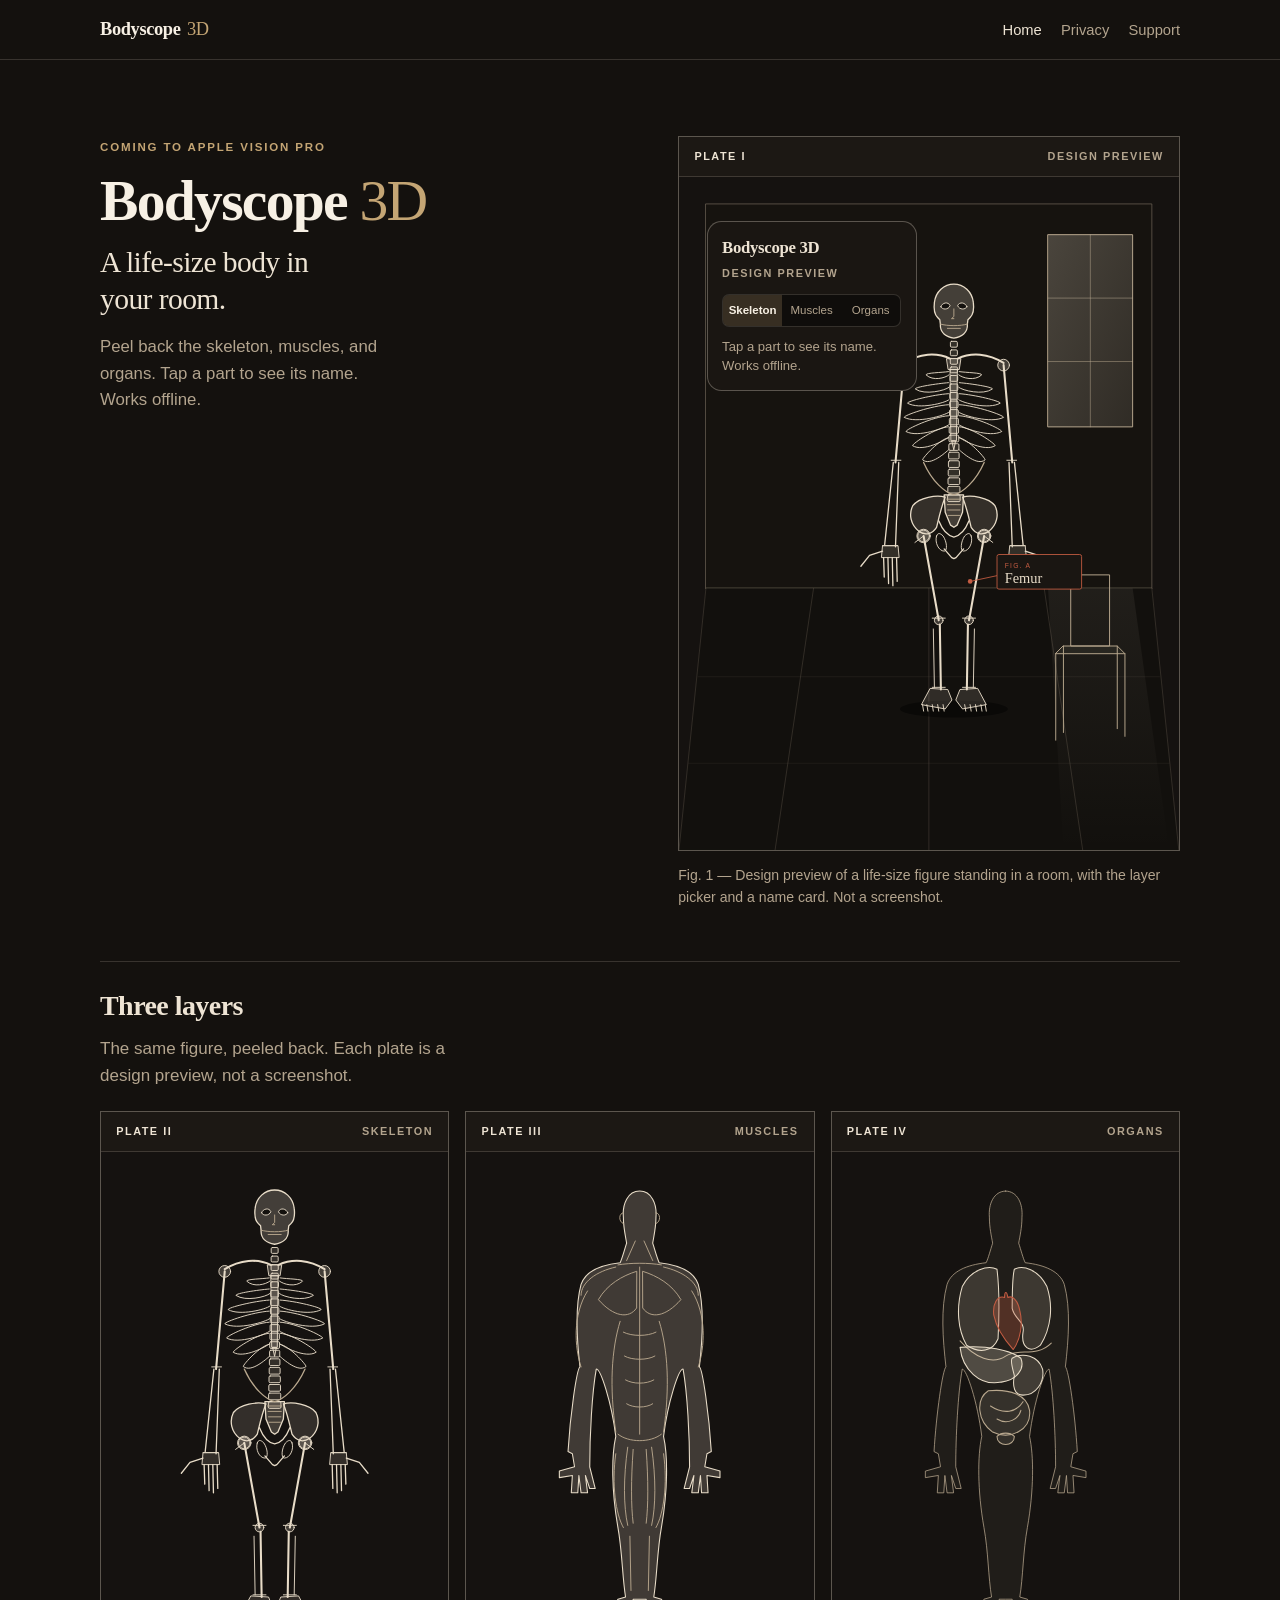
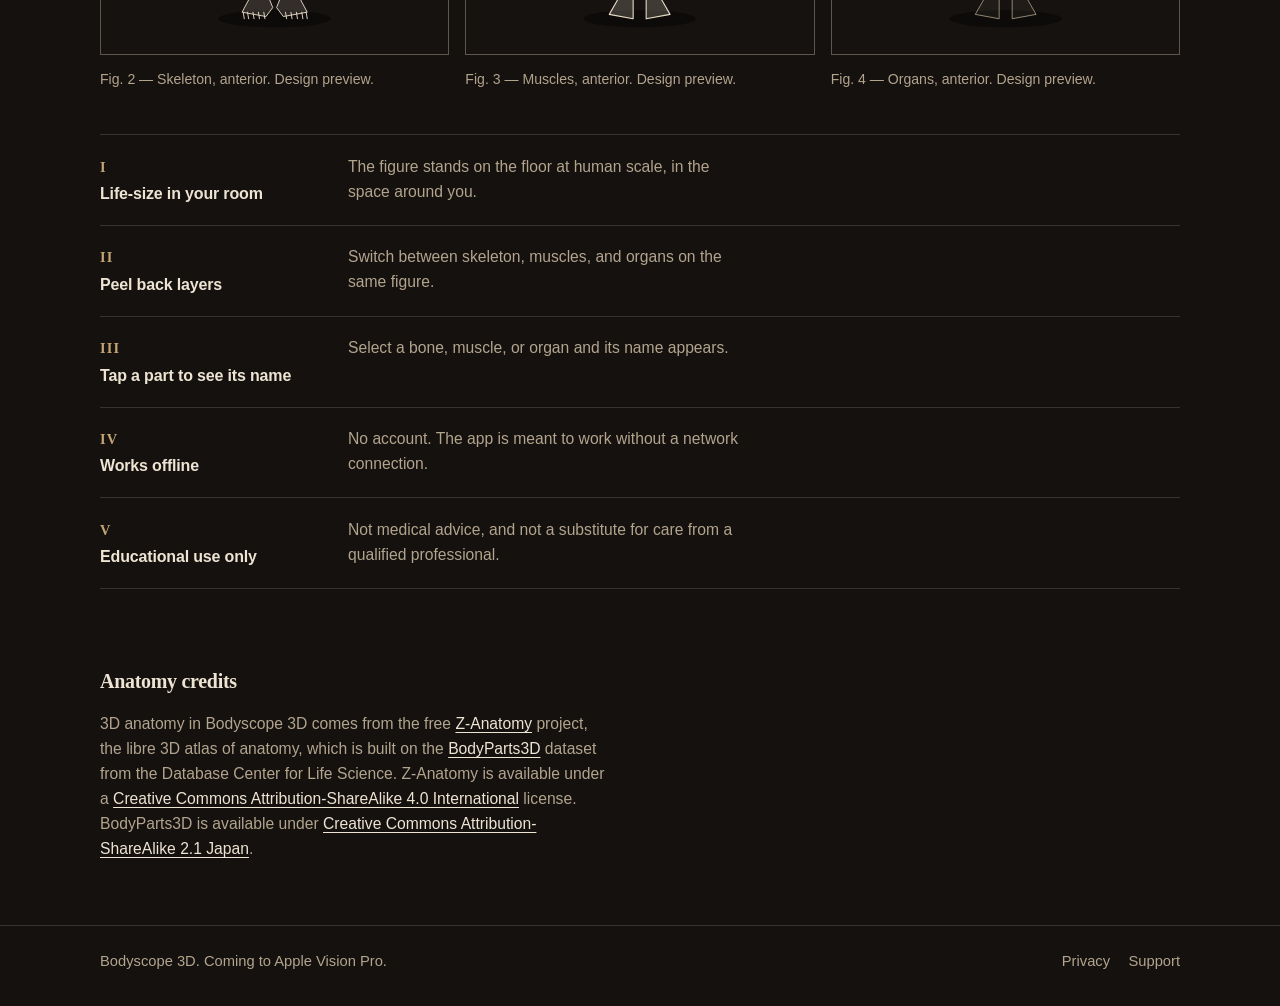
<file: index.html>
<!DOCTYPE html>
<html lang="en">
<head>
  <meta charset="utf-8">
  <meta name="viewport" content="width=device-width, initial-scale=1">
  <title>Bodyscope 3D</title>
  <meta name="description" content="A life-size 3D human body in your room, on Apple Vision Pro. Peel back skeleton, muscles, and organs. Tap a part to see its name. Educational use only. Coming to Apple Vision Pro.">
  <meta name="theme-color" content="#14110e">
  <link rel="icon" href="assets/favicon.svg" type="image/svg+xml">
  <link rel="stylesheet" href="styles.css">
</head>

<body>
  <a class="skip" href="#main">Skip to content</a>

  <header class="site-header">
    <nav class="nav" aria-label="Primary">
      <a class="brand" href="./" aria-current="page">Bodyscope <em>3D</em></a>
      <ul class="nav-links">
        <li><a href="./" aria-current="page">Home</a></li>
        <li><a href="privacy.html">Privacy</a></li>
        <li><a href="support.html">Support</a></li>
      </ul>
    </nav>
  </header>

  <main id="main">
    <section class="hero">
      <div class="wrap hero-inner">
        <div class="hero-copy">
          <p class="kicker">Coming to Apple Vision Pro</p>
          <p class="wordmark">Bodyscope <em>3D</em></p>
          <h1>A life-size body in your room.</h1>
          <p class="lede">Peel back the skeleton, muscles, and organs. Tap a part to see its name. <span class="end">Works offline.</span></p>
        </div>

        <div>
          <figure class="plate">
            <div class="plate-head">
              <strong>Plate I</strong>
              <span>Design preview</span>
            </div>
            <div class="plate-stage">
            <div class="spatial-window">
              <p class="sw-title">Bodyscope 3D</p>
              <p class="sw-kicker">Design preview</p>
              <div class="sw-picker" role="group" aria-label="Layer picker, design preview">
                <span class="is-on">Skeleton</span>
                <span>Muscles</span>
                <span>Organs</span>
              </div>
              <p class="sw-note">Tap a part to see its name. Works offline.</p>
            </div>
              <svg class="plate-svg" viewBox="0 0 520 700" xmlns="http://www.w3.org/2000/svg" role="img" aria-labelledby="fig1-title fig1-desc">
      <title id="fig1-title">Design preview of Bodyscope 3D</title>
      <desc id="fig1-desc">A drawn preview of a life-size skeleton standing in a room, with a name card on the femur. Not a screenshot. The layer picker is shown beside this drawing.</desc>
      <defs>
      <linearGradient id="windowGlow" x1="0" y1="0" x2="1" y2="1">
        <stop offset="0" stop-color="#e8dcc8" stop-opacity="0.16"/>
        <stop offset="1" stop-color="#e8dcc8" stop-opacity="0.02"/>
      </linearGradient>
      <linearGradient id="floorLight" x1="0" y1="0" x2="0" y2="1">
        <stop offset="0" stop-color="#e8dcc8" stop-opacity="0.07"/>
        <stop offset="1" stop-color="#e8dcc8" stop-opacity="0"/>
      </linearGradient>
    </defs>
      <g id="room" fill="none" stroke="#6e6356" stroke-linecap="round" stroke-linejoin="round">
      <rect x="28" y="28" width="464" height="400" fill="#16130f" stroke="#6e6356" stroke-width="0.75"/>
      <g>
        <rect x="384" y="60" width="88" height="200" fill="rgba(232, 220, 200, 0.10)" stroke="#b9a88e" stroke-width="1"/>
        <line x1="428" y1="60" x2="428" y2="260" stroke="#b9a88e" stroke-width="0.7" opacity="0.7"/>
        <line x1="384" y1="126" x2="472" y2="126" stroke="#b9a88e" stroke-width="0.7" opacity="0.7"/>
        <line x1="384" y1="192" x2="472" y2="192" stroke="#b9a88e" stroke-width="0.7" opacity="0.7"/>
        <rect x="384" y="60" width="88" height="200" fill="url(#windowGlow)" stroke="none"/>
      </g>
      <line x1="28" y1="428" x2="492" y2="428" stroke="#6e6356" stroke-width="1.1"/>
      <path d="M28,428 L492,428 L520,700 L0,700 Z" fill="#12100d" stroke="none"/>
      <g stroke="#6e6356" stroke-width="0.55" opacity="0.65">
        <path d="M28,428 L0,700"/>
        <path d="M492,428 L520,700"/>
        <path d="M140,428 L100,700"/>
        <path d="M260,428 L260,700"/>
        <path d="M380,428 L420,700"/>
        <path d="M20,520 L500,520" opacity="0.45"/>
        <path d="M10,610 L510,610" opacity="0.4"/>
      </g>
      <path d="M384,428 L472,428 L510,700 L400,700 Z" fill="url(#floorLight)" stroke="none"/>
      <g stroke="#b9a88e" stroke-width="1" fill="none">
        <path d="M400,488 L456,488 L464,496 L392,496 Z" fill="rgba(232, 220, 200, 0.05)"/>
        <path d="M408,414 L448,414 L448,488 L408,488 Z"/>
        <path d="M400,488 L400,578"/>
        <path d="M456,488 L456,574"/>
        <path d="M392,496 L392,586"/>
        <path d="M464,496 L464,582"/>
      </g>
    </g>
      <ellipse cx="286" cy="553.5" rx="56.2" ry="9.0" fill="rgba(0,0,0,0.45)" stroke="none"/>
      <g id="hero-skel" fill="none" stroke="#e8dcc8" stroke-linecap="round" stroke-linejoin="round">
      <path d="M286.00,111.38 C275.88,111.38 266.88,119.25 265.75,130.50 C264.62,139.50 266.88,144.00 269.12,146.25 L271.38,148.50 L271.94,153.00 C271.38,162.00 278.12,166.50 286.00,167.62 C293.88,166.50 300.62,162.00 300.06,153.00 L300.62,148.50 L302.88,146.25 C305.12,144.00 307.38,139.50 306.25,130.50 C305.12,119.25 296.12,111.38 286.00,111.38 Z" fill="rgba(232, 220, 200, 0.22)" stroke-width="1.35"/>
      <path d="M271.94,153.00 C279.25,155.25 292.75,155.25 300.06,153.00" stroke-width="0.96" stroke="#b9a88e"/>
      <path d="M279.25,157.50 L292.75,157.50" stroke-width="0.96" stroke="#b9a88e"/>
      <path d="M272.50,135.00 C273.62,130.50 280.38,129.38 282.06,133.88 C280.38,138.38 273.62,138.38 272.50,135.00 Z" fill="#14110e" stroke-width="0.96"/>
      <path d="M299.50,135.00 C298.38,130.50 291.62,129.38 289.94,133.88 C291.62,138.38 298.38,138.38 299.50,135.00 Z" fill="#14110e" stroke-width="0.96"/>
      <path d="M286.00,137.25 L286.00,145.12 L283.52,147.38 L286.00,147.38" stroke-width="0.96" stroke="#b9a88e"/>
      <g fill="rgba(232, 220, 200, 0.14)" stroke-width="0.96">
      <rect x="282.40" y="171.00" width="7.20" height="6.08" rx="1.24"/>
      <rect x="282.35" y="179.88" width="7.30" height="6.08" rx="1.24"/>
      <rect x="282.27" y="188.75" width="7.47" height="6.08" rx="1.24"/>
      <rect x="282.16" y="197.62" width="7.68" height="6.08" rx="1.24"/>
      <rect x="282.04" y="206.50" width="7.91" height="6.08" rx="1.24"/>
      <rect x="281.91" y="215.38" width="8.17" height="6.98" rx="1.24"/>
      <rect x="281.77" y="224.25" width="8.46" height="6.98" rx="1.24"/>
      <rect x="281.62" y="233.12" width="8.76" height="6.98" rx="1.24"/>
      <rect x="281.46" y="242.00" width="9.08" height="6.98" rx="1.24"/>
      <rect x="281.29" y="250.88" width="9.42" height="6.98" rx="1.24"/>
      <rect x="281.12" y="259.75" width="9.77" height="6.98" rx="1.24"/>
      <rect x="280.93" y="268.62" width="10.14" height="6.98" rx="1.24"/>
      <rect x="280.74" y="277.50" width="10.52" height="6.98" rx="1.24"/>
      <rect x="280.55" y="286.38" width="10.91" height="6.98" rx="1.24"/>
      <rect x="280.34" y="295.25" width="11.31" height="6.98" rx="1.24"/>
      <rect x="280.13" y="304.12" width="11.73" height="6.98" rx="1.24"/>
      <rect x="279.92" y="313.00" width="12.16" height="6.98" rx="1.24"/>
      <rect x="279.70" y="321.88" width="12.60" height="6.98" rx="1.24"/>
      <rect x="279.48" y="330.75" width="13.05" height="6.98" rx="1.24"/>
      </g>
      <path d="M275.88,330.75 L296.12,330.75 L295.00,348.75 L289.38,362.25 L286.00,364.50 L282.62,362.25 L277.00,348.75 Z" fill="rgba(232, 220, 200, 0.22)" stroke-width="1.35"/>
      <g stroke-width="0.96" stroke="#b9a88e">
      <path d="M278.69,335.25 L293.31,335.25"/>
      <path d="M279.14,340.88 L292.86,340.88"/>
      <path d="M279.59,346.50 L292.41,346.50"/>
      <path d="M280.04,352.12 L291.96,352.12"/>
      </g>
      <path d="M282.06,189.00 C268.00,182.25 250.00,183.38 234.25,193.50" stroke-width="2.14"/>
      <path d="M289.94,189.00 C304.00,182.25 322.00,183.38 337.75,193.50" stroke-width="2.14"/>
      <path d="M278.69,189.00 L293.31,189.00 L291.62,200.25 L280.38,200.25 Z" fill="rgba(232, 220, 200, 0.22)" stroke-width="0.96"/>
      <path d="M282.40,200.25 L289.60,200.25 L288.70,274.50 L283.30,274.50 Z" fill="rgba(232, 220, 200, 0.22)" stroke-width="0.96"/>
      <path d="M284.20,274.50 L287.80,274.50 L286.00,283.50 Z" fill="rgba(232, 220, 200, 0.14)" stroke-width="0.96"/>
      <g stroke-width="0.96">
      <path d="M280.38,202.50 C272.96,203.62 257.03,203.62 257.03,205.88 C264.27,212.62 277.00,209.25 280.94,205.88"/>
      <path d="M291.62,202.50 C299.04,203.62 314.97,203.62 314.97,205.88 C307.73,212.62 295.00,209.25 291.06,205.88"/>
      <path d="M280.38,213.98 C267.94,215.10 245.87,218.36 245.87,220.61 C255.91,227.36 277.00,222.19 280.94,218.81"/>
      <path d="M291.62,213.98 C304.06,215.10 326.13,218.36 326.13,220.61 C316.09,227.36 295.00,222.19 291.06,218.81"/>
      <path d="M280.38,225.45 C264.30,226.57 237.77,233.10 237.77,235.35 C249.83,242.10 277.00,235.12 280.94,231.75"/>
      <path d="M291.62,225.45 C307.70,226.57 334.23,233.10 334.23,235.35 C322.17,242.10 295.00,235.12 291.06,231.75"/>
      <path d="M280.38,236.92 C262.74,238.05 234.31,247.84 234.31,250.09 C247.23,256.84 277.00,248.06 280.94,244.69"/>
      <path d="M291.62,236.92 C309.26,238.05 337.69,247.84 337.69,250.09 C324.77,256.84 295.00,248.06 291.06,244.69"/>
      <path d="M280.38,248.40 C263.59,249.53 236.19,262.58 236.19,264.83 C248.64,271.58 277.00,261.00 280.94,257.62"/>
      <path d="M291.62,248.40 C308.41,249.53 335.81,262.58 335.81,264.83 C323.36,271.58 295.00,261.00 291.06,257.62"/>
      <path d="M280.38,259.88 C266.67,261.00 243.03,277.31 243.03,279.56 C253.78,286.31 277.00,273.94 280.94,270.56"/>
      <path d="M291.62,259.88 C305.33,261.00 328.97,277.31 328.97,279.56 C318.22,286.31 295.00,273.94 291.06,270.56"/>
      <path d="M280.38,271.35 C271.37,272.48 253.48,292.05 253.48,294.30 C261.61,301.05 277.00,286.88 280.94,283.50"/>
      <path d="M291.62,271.35 C300.63,272.48 318.52,292.05 318.52,294.30 C310.39,301.05 295.00,286.88 291.06,283.50"/>
      </g>
      <path d="M254.50,297.00 C263.50,317.25 277.00,328.50 286.00,330.75 C295.00,328.50 308.50,317.25 317.50,297.00" stroke-width="1.35" stroke="#b9a88e"/>
      <path d="M277.00,333.00 C268.00,330.75 250.00,333.00 243.25,342.00 C238.75,351.00 241.00,362.25 250.00,369.00 C256.75,373.50 263.50,371.25 268.00,364.50 C270.25,355.50 272.50,344.25 277.00,333.00 Z" fill="rgba(232, 220, 200, 0.14)" stroke-width="1.35"/>
      <path d="M295.00,333.00 C304.00,330.75 322.00,333.00 328.75,342.00 C333.25,351.00 331.00,362.25 322.00,369.00 C315.25,373.50 308.50,371.25 304.00,364.50 C301.75,355.50 299.50,344.25 295.00,333.00 Z" fill="rgba(232, 220, 200, 0.14)" stroke-width="1.35"/>
      <path d="M270.25,357.75 C274.75,369.00 280.38,373.50 286.00,374.62 C291.62,373.50 297.25,369.00 301.75,357.75" stroke-width="1.35"/>
      <path d="M268.00,373.50 C265.75,380.25 270.25,389.25 275.88,389.25 C279.25,389.25 279.25,380.25 274.75,373.50 C271.38,370.12 269.12,370.12 268.00,373.50 Z" fill="#14110e" stroke-width="0.96"/>
      <path d="M304.00,373.50 C306.25,380.25 301.75,389.25 296.12,389.25 C292.75,389.25 292.75,380.25 297.25,373.50 C300.62,370.12 302.88,370.12 304.00,373.50 Z" fill="#14110e" stroke-width="0.96"/>
      <path d="M275.88,387.00 L283.75,396.00 L286.00,397.12 L288.25,396.00 L296.12,387.00" stroke-width="1.35"/>
      <circle cx="254.50" cy="373.50" r="6.98" fill="rgba(232, 220, 200, 0.14)" stroke-width="0.96"/>
      <circle cx="317.50" cy="373.50" r="6.98" fill="rgba(232, 220, 200, 0.14)" stroke-width="0.96"/>
      <circle cx="234.25" cy="195.75" r="6.08" fill="rgba(232, 220, 200, 0.22)" stroke-width="0.96"/>
      <circle cx="337.75" cy="195.75" r="6.08" fill="rgba(232, 220, 200, 0.22)" stroke-width="0.96"/>
      <path d="M234.25,195.75 L225.25,297.00" stroke-width="2.14"/>
      <path d="M337.75,195.75 L346.75,297.00" stroke-width="2.14"/>
      <path d="M230.88,294.75 L220.75,294.75" stroke-width="0.96"/>
      <path d="M341.12,294.75 L351.25,294.75" stroke-width="0.96"/>
      <path d="M223.00,297.00 L214.00,382.50" stroke-width="1.35"/>
      <path d="M228.62,297.00 L225.25,384.75" stroke-width="1.35"/>
      <path d="M349.00,297.00 L358.00,382.50" stroke-width="1.35"/>
      <path d="M343.38,297.00 L346.75,384.75" stroke-width="1.35"/>
      <path d="M227.50,383.62 L211.75,383.62" stroke-width="0.96"/>
      <path d="M344.50,383.62 L360.25,383.62" stroke-width="0.96"/>
      <path d="M227.50,383.62 L211.75,383.62 L210.62,396.00 L228.62,396.00 Z" fill="rgba(232, 220, 200, 0.14)" stroke-width="0.96"/>
      <path d="M344.50,383.62 L360.25,383.62 L361.38,396.00 L343.38,396.00 Z" fill="rgba(232, 220, 200, 0.14)" stroke-width="0.96"/>
      <g stroke-width="1.35">
      <path d="M226.38,396.00 L227.05,420.75"/>
      <path d="M221.88,396.00 L222.55,425.25"/>
      <path d="M217.38,396.00 L218.05,423.00"/>
      <path d="M212.88,396.00 L213.55,416.25"/>
      <path d="M345.62,396.00 L346.30,420.75"/>
      <path d="M350.12,396.00 L350.80,425.25"/>
      <path d="M354.62,396.00 L355.30,423.00"/>
      <path d="M359.12,396.00 L359.80,416.25"/>
      </g>
      <path d="M211.75,389.25 L198.25,393.75 L189.25,405.00" stroke-width="1.35"/>
      <path d="M360.25,389.25 L373.75,393.75 L382.75,405.00" stroke-width="1.35"/>
      <circle cx="254.50" cy="373.50" r="6.08" fill="rgba(232, 220, 200, 0.22)" stroke-width="0.96"/>
      <circle cx="317.50" cy="373.50" r="6.08" fill="rgba(232, 220, 200, 0.22)" stroke-width="0.96"/>
      <path d="M254.50,373.50 L270.25,461.25" stroke-width="2.14"/>
      <path d="M317.50,373.50 L301.75,461.25" stroke-width="2.14"/>
      <path d="M254.50,373.50 L245.50,380.25" stroke-width="0.96"/>
      <path d="M317.50,373.50 L326.50,380.25" stroke-width="0.96"/>
      <path d="M277.00,459.00 L263.50,459.00" stroke-width="0.96"/>
      <path d="M295.00,459.00 L308.50,459.00" stroke-width="0.96"/>
      <circle cx="270.25" cy="461.25" r="4.50" fill="rgba(232, 220, 200, 0.22)" stroke-width="0.96"/>
      <circle cx="301.75" cy="461.25" r="4.50" fill="rgba(232, 220, 200, 0.22)" stroke-width="0.96"/>
      <path d="M271.38,465.75 L272.50,533.25" stroke-width="2.14"/>
      <path d="M300.62,465.75 L299.50,533.25" stroke-width="2.14"/>
      <path d="M264.62,470.25 L265.75,531.00" stroke-width="0.96"/>
      <path d="M307.38,470.25 L306.25,531.00" stroke-width="0.96"/>
      <path d="M277.00,531.00 L263.50,531.00" stroke-width="0.96"/>
      <path d="M295.00,531.00 L308.50,531.00" stroke-width="0.96"/>
      <path d="M279.25,533.25 L261.25,532.12 L252.25,549.00 L277.00,553.50 L283.75,544.50 Z" fill="rgba(232, 220, 200, 0.14)" stroke-width="0.96"/>
      <path d="M292.75,533.25 L310.75,532.12 L319.75,549.00 L295.00,553.50 L288.25,544.50 Z" fill="rgba(232, 220, 200, 0.14)" stroke-width="0.96"/>
      <g stroke-width="0.96">
      <path d="M274.75,549.00 L275.88,555.75"/>
      <path d="M269.12,549.00 L270.25,555.75"/>
      <path d="M263.50,549.00 L264.62,555.75"/>
      <path d="M257.88,549.00 L259.00,555.75"/>
      <path d="M253.38,549.00 L254.50,555.75"/>
      <path d="M297.25,549.00 L298.38,555.75"/>
      <path d="M302.88,549.00 L304.00,555.75"/>
      <path d="M308.50,549.00 L309.62,555.75"/>
      <path d="M314.12,549.00 L315.25,555.75"/>
      <path d="M318.62,549.00 L319.75,555.75"/>
      </g>
    </g>
      <g id="name-card">
      <path d="M302.9,420.8 L330.9,414.8" fill="none" stroke="#c45c42" stroke-width="0.9"/>
      <circle cx="302.9" cy="420.8" r="2.4" fill="#c45c42"/>
      <rect x="330.9" y="392.8" width="88" height="36" rx="2" fill="#1a1612" stroke="#c45c42" stroke-width="0.9"/>
      <text x="338.9" y="406.8" fill="#c45c42" font-family="Avenir Next, Avenir, Segoe UI, Helvetica Neue, sans-serif" font-size="7" letter-spacing="1.3">FIG. A</text>
      <text x="338.9" y="422.8" fill="#e8dcc8" font-family="Iowan Old Style, Palatino Linotype, Palatino, Georgia, serif" font-size="15">Femur</text>
    </g>
    </svg>
            </div>
          </figure>
          <p class="caption">Fig. 1 — Design preview of a life-size figure standing in a room, with the layer picker and a name card. Not a screenshot.</p>
        </div>
      </div>
    </section>

    <section class="matter" id="layers" aria-labelledby="layers-title">
      <div class="wrap">
        <div class="matter-head">
          <h2 id="layers-title">Three layers</h2>
          <p>The same figure, peeled back. Each plate is a design preview, not a screenshot.</p>
        </div>

        <div class="figure-row">
          <div>
            <figure class="plate mini-plate">
              <div class="plate-head">
                <strong>Plate II</strong>
                <span>Skeleton</span>
              </div>
              <svg class="plate-svg" viewBox="0 0 360 520" xmlns="http://www.w3.org/2000/svg" role="img" aria-label="Design preview: Skeleton layer, anterior view. Not a screenshot.">
      <ellipse cx="180" cy="483.8" rx="58.5" ry="9.0" fill="rgba(0,0,0,0.4)" stroke="none"/>
      <g id="p-skeleton" fill="none" stroke="#e8dcc8" stroke-linecap="round" stroke-linejoin="round">
      <path d="M180.00,39.38 C169.88,39.38 160.88,47.25 159.75,58.50 C158.62,67.50 160.88,72.00 163.12,74.25 L165.38,76.50 L165.94,81.00 C165.38,90.00 172.12,94.50 180.00,95.62 C187.88,94.50 194.62,90.00 194.06,81.00 L194.62,76.50 L196.88,74.25 C199.12,72.00 201.38,67.50 200.25,58.50 C199.12,47.25 190.12,39.38 180.00,39.38 Z" fill="rgba(232, 220, 200, 0.22)" stroke-width="1.35"/>
      <path d="M165.94,81.00 C173.25,83.25 186.75,83.25 194.06,81.00" stroke-width="0.96" stroke="#b9a88e"/>
      <path d="M173.25,85.50 L186.75,85.50" stroke-width="0.96" stroke="#b9a88e"/>
      <path d="M166.50,63.00 C167.62,58.50 174.38,57.38 176.06,61.88 C174.38,66.38 167.62,66.38 166.50,63.00 Z" fill="#14110e" stroke-width="0.96"/>
      <path d="M193.50,63.00 C192.38,58.50 185.62,57.38 183.94,61.88 C185.62,66.38 192.38,66.38 193.50,63.00 Z" fill="#14110e" stroke-width="0.96"/>
      <path d="M180.00,65.25 L180.00,73.12 L177.53,75.38 L180.00,75.38" stroke-width="0.96" stroke="#b9a88e"/>
      <g fill="rgba(232, 220, 200, 0.14)" stroke-width="0.96">
      <rect x="176.40" y="99.00" width="7.20" height="6.08" rx="1.24"/>
      <rect x="176.35" y="107.88" width="7.30" height="6.08" rx="1.24"/>
      <rect x="176.27" y="116.75" width="7.47" height="6.08" rx="1.24"/>
      <rect x="176.16" y="125.62" width="7.68" height="6.08" rx="1.24"/>
      <rect x="176.04" y="134.50" width="7.91" height="6.08" rx="1.24"/>
      <rect x="175.91" y="143.38" width="8.17" height="6.98" rx="1.24"/>
      <rect x="175.77" y="152.25" width="8.46" height="6.98" rx="1.24"/>
      <rect x="175.62" y="161.12" width="8.76" height="6.98" rx="1.24"/>
      <rect x="175.46" y="170.00" width="9.08" height="6.98" rx="1.24"/>
      <rect x="175.29" y="178.88" width="9.42" height="6.98" rx="1.24"/>
      <rect x="175.12" y="187.75" width="9.77" height="6.98" rx="1.24"/>
      <rect x="174.93" y="196.62" width="10.14" height="6.98" rx="1.24"/>
      <rect x="174.74" y="205.50" width="10.52" height="6.98" rx="1.24"/>
      <rect x="174.55" y="214.38" width="10.91" height="6.98" rx="1.24"/>
      <rect x="174.34" y="223.25" width="11.31" height="6.98" rx="1.24"/>
      <rect x="174.13" y="232.12" width="11.73" height="6.98" rx="1.24"/>
      <rect x="173.92" y="241.00" width="12.16" height="6.98" rx="1.24"/>
      <rect x="173.70" y="249.88" width="12.60" height="6.98" rx="1.24"/>
      <rect x="173.47" y="258.75" width="13.05" height="6.98" rx="1.24"/>
      </g>
      <path d="M169.88,258.75 L190.12,258.75 L189.00,276.75 L183.38,290.25 L180.00,292.50 L176.62,290.25 L171.00,276.75 Z" fill="rgba(232, 220, 200, 0.22)" stroke-width="1.35"/>
      <g stroke-width="0.96" stroke="#b9a88e">
      <path d="M172.69,263.25 L187.31,263.25"/>
      <path d="M173.14,268.88 L186.86,268.88"/>
      <path d="M173.59,274.50 L186.41,274.50"/>
      <path d="M174.04,280.12 L185.96,280.12"/>
      </g>
      <path d="M176.06,117.00 C162.00,110.25 144.00,111.38 128.25,121.50" stroke-width="2.14"/>
      <path d="M183.94,117.00 C198.00,110.25 216.00,111.38 231.75,121.50" stroke-width="2.14"/>
      <path d="M172.69,117.00 L187.31,117.00 L185.62,128.25 L174.38,128.25 Z" fill="rgba(232, 220, 200, 0.22)" stroke-width="0.96"/>
      <path d="M176.40,128.25 L183.60,128.25 L182.70,202.50 L177.30,202.50 Z" fill="rgba(232, 220, 200, 0.22)" stroke-width="0.96"/>
      <path d="M178.20,202.50 L181.80,202.50 L180.00,211.50 Z" fill="rgba(232, 220, 200, 0.14)" stroke-width="0.96"/>
      <g stroke-width="0.96">
      <path d="M174.38,130.50 C166.96,131.62 151.03,131.62 151.03,133.88 C158.27,140.62 171.00,137.25 174.94,133.88"/>
      <path d="M185.62,130.50 C193.04,131.62 208.97,131.62 208.97,133.88 C201.73,140.62 189.00,137.25 185.06,133.88"/>
      <path d="M174.38,141.98 C161.94,143.10 139.87,146.36 139.87,148.61 C149.91,155.36 171.00,150.19 174.94,146.81"/>
      <path d="M185.62,141.98 C198.06,143.10 220.13,146.36 220.13,148.61 C210.09,155.36 189.00,150.19 185.06,146.81"/>
      <path d="M174.38,153.45 C158.30,154.57 131.77,161.10 131.77,163.35 C143.83,170.10 171.00,163.12 174.94,159.75"/>
      <path d="M185.62,153.45 C201.70,154.57 228.23,161.10 228.23,163.35 C216.17,170.10 189.00,163.12 185.06,159.75"/>
      <path d="M174.38,164.92 C156.74,166.05 128.31,175.84 128.31,178.09 C141.23,184.84 171.00,176.06 174.94,172.69"/>
      <path d="M185.62,164.92 C203.26,166.05 231.69,175.84 231.69,178.09 C218.77,184.84 189.00,176.06 185.06,172.69"/>
      <path d="M174.38,176.40 C157.59,177.53 130.19,190.58 130.19,192.83 C142.64,199.58 171.00,189.00 174.94,185.62"/>
      <path d="M185.62,176.40 C202.41,177.53 229.81,190.58 229.81,192.83 C217.36,199.58 189.00,189.00 185.06,185.62"/>
      <path d="M174.38,187.88 C160.67,189.00 137.03,205.31 137.03,207.56 C147.78,214.31 171.00,201.94 174.94,198.56"/>
      <path d="M185.62,187.88 C199.33,189.00 222.97,205.31 222.97,207.56 C212.22,214.31 189.00,201.94 185.06,198.56"/>
      <path d="M174.38,199.35 C165.37,200.47 147.48,220.05 147.48,222.30 C155.61,229.05 171.00,214.88 174.94,211.50"/>
      <path d="M185.62,199.35 C194.63,200.47 212.52,220.05 212.52,222.30 C204.39,229.05 189.00,214.88 185.06,211.50"/>
      </g>
      <path d="M148.50,225.00 C157.50,245.25 171.00,256.50 180.00,258.75 C189.00,256.50 202.50,245.25 211.50,225.00" stroke-width="1.35" stroke="#b9a88e"/>
      <path d="M171.00,261.00 C162.00,258.75 144.00,261.00 137.25,270.00 C132.75,279.00 135.00,290.25 144.00,297.00 C150.75,301.50 157.50,299.25 162.00,292.50 C164.25,283.50 166.50,272.25 171.00,261.00 Z" fill="rgba(232, 220, 200, 0.14)" stroke-width="1.35"/>
      <path d="M189.00,261.00 C198.00,258.75 216.00,261.00 222.75,270.00 C227.25,279.00 225.00,290.25 216.00,297.00 C209.25,301.50 202.50,299.25 198.00,292.50 C195.75,283.50 193.50,272.25 189.00,261.00 Z" fill="rgba(232, 220, 200, 0.14)" stroke-width="1.35"/>
      <path d="M164.25,285.75 C168.75,297.00 174.38,301.50 180.00,302.62 C185.62,301.50 191.25,297.00 195.75,285.75" stroke-width="1.35"/>
      <path d="M162.00,301.50 C159.75,308.25 164.25,317.25 169.88,317.25 C173.25,317.25 173.25,308.25 168.75,301.50 C165.38,298.12 163.12,298.12 162.00,301.50 Z" fill="#14110e" stroke-width="0.96"/>
      <path d="M198.00,301.50 C200.25,308.25 195.75,317.25 190.12,317.25 C186.75,317.25 186.75,308.25 191.25,301.50 C194.62,298.12 196.88,298.12 198.00,301.50 Z" fill="#14110e" stroke-width="0.96"/>
      <path d="M169.88,315.00 L177.75,324.00 L180.00,325.12 L182.25,324.00 L190.12,315.00" stroke-width="1.35"/>
      <circle cx="148.50" cy="301.50" r="6.98" fill="rgba(232, 220, 200, 0.14)" stroke-width="0.96"/>
      <circle cx="211.50" cy="301.50" r="6.98" fill="rgba(232, 220, 200, 0.14)" stroke-width="0.96"/>
      <circle cx="128.25" cy="123.75" r="6.08" fill="rgba(232, 220, 200, 0.22)" stroke-width="0.96"/>
      <circle cx="231.75" cy="123.75" r="6.08" fill="rgba(232, 220, 200, 0.22)" stroke-width="0.96"/>
      <path d="M128.25,123.75 L119.25,225.00" stroke-width="2.14"/>
      <path d="M231.75,123.75 L240.75,225.00" stroke-width="2.14"/>
      <path d="M124.88,222.75 L114.75,222.75" stroke-width="0.96"/>
      <path d="M235.12,222.75 L245.25,222.75" stroke-width="0.96"/>
      <path d="M117.00,225.00 L108.00,310.50" stroke-width="1.35"/>
      <path d="M122.62,225.00 L119.25,312.75" stroke-width="1.35"/>
      <path d="M243.00,225.00 L252.00,310.50" stroke-width="1.35"/>
      <path d="M237.38,225.00 L240.75,312.75" stroke-width="1.35"/>
      <path d="M121.50,311.62 L105.75,311.62" stroke-width="0.96"/>
      <path d="M238.50,311.62 L254.25,311.62" stroke-width="0.96"/>
      <path d="M121.50,311.62 L105.75,311.62 L104.62,324.00 L122.62,324.00 Z" fill="rgba(232, 220, 200, 0.14)" stroke-width="0.96"/>
      <path d="M238.50,311.62 L254.25,311.62 L255.38,324.00 L237.38,324.00 Z" fill="rgba(232, 220, 200, 0.14)" stroke-width="0.96"/>
      <g stroke-width="1.35">
      <path d="M120.38,324.00 L121.05,348.75"/>
      <path d="M115.88,324.00 L116.55,353.25"/>
      <path d="M111.38,324.00 L112.05,351.00"/>
      <path d="M106.88,324.00 L107.55,344.25"/>
      <path d="M239.62,324.00 L240.30,348.75"/>
      <path d="M244.12,324.00 L244.80,353.25"/>
      <path d="M248.62,324.00 L249.30,351.00"/>
      <path d="M253.12,324.00 L253.80,344.25"/>
      </g>
      <path d="M105.75,317.25 L92.25,321.75 L83.25,333.00" stroke-width="1.35"/>
      <path d="M254.25,317.25 L267.75,321.75 L276.75,333.00" stroke-width="1.35"/>
      <circle cx="148.50" cy="301.50" r="6.08" fill="rgba(232, 220, 200, 0.22)" stroke-width="0.96"/>
      <circle cx="211.50" cy="301.50" r="6.08" fill="rgba(232, 220, 200, 0.22)" stroke-width="0.96"/>
      <path d="M148.50,301.50 L164.25,389.25" stroke-width="2.14"/>
      <path d="M211.50,301.50 L195.75,389.25" stroke-width="2.14"/>
      <path d="M148.50,301.50 L139.50,308.25" stroke-width="0.96"/>
      <path d="M211.50,301.50 L220.50,308.25" stroke-width="0.96"/>
      <path d="M171.00,387.00 L157.50,387.00" stroke-width="0.96"/>
      <path d="M189.00,387.00 L202.50,387.00" stroke-width="0.96"/>
      <circle cx="164.25" cy="389.25" r="4.50" fill="rgba(232, 220, 200, 0.22)" stroke-width="0.96"/>
      <circle cx="195.75" cy="389.25" r="4.50" fill="rgba(232, 220, 200, 0.22)" stroke-width="0.96"/>
      <path d="M165.38,393.75 L166.50,461.25" stroke-width="2.14"/>
      <path d="M194.62,393.75 L193.50,461.25" stroke-width="2.14"/>
      <path d="M158.62,398.25 L159.75,459.00" stroke-width="0.96"/>
      <path d="M201.38,398.25 L200.25,459.00" stroke-width="0.96"/>
      <path d="M171.00,459.00 L157.50,459.00" stroke-width="0.96"/>
      <path d="M189.00,459.00 L202.50,459.00" stroke-width="0.96"/>
      <path d="M173.25,461.25 L155.25,460.12 L146.25,477.00 L171.00,481.50 L177.75,472.50 Z" fill="rgba(232, 220, 200, 0.14)" stroke-width="0.96"/>
      <path d="M186.75,461.25 L204.75,460.12 L213.75,477.00 L189.00,481.50 L182.25,472.50 Z" fill="rgba(232, 220, 200, 0.14)" stroke-width="0.96"/>
      <g stroke-width="0.96">
      <path d="M168.75,477.00 L169.88,483.75"/>
      <path d="M163.12,477.00 L164.25,483.75"/>
      <path d="M157.50,477.00 L158.62,483.75"/>
      <path d="M151.88,477.00 L153.00,483.75"/>
      <path d="M147.38,477.00 L148.50,483.75"/>
      <path d="M191.25,477.00 L192.38,483.75"/>
      <path d="M196.88,477.00 L198.00,483.75"/>
      <path d="M202.50,477.00 L203.62,483.75"/>
      <path d="M208.12,477.00 L209.25,483.75"/>
      <path d="M212.62,477.00 L213.75,483.75"/>
      </g>
    </g>
    </svg>
            </figure>
            <p class="caption">Fig. 2 — Skeleton, anterior. Design preview.</p>
          </div>
          <div>
            <figure class="plate mini-plate">
              <div class="plate-head">
                <strong>Plate III</strong>
                <span>Muscles</span>
              </div>
              <svg class="plate-svg" viewBox="0 0 360 520" xmlns="http://www.w3.org/2000/svg" role="img" aria-label="Design preview: Muscles layer, anterior view. Not a screenshot.">
      <ellipse cx="180" cy="483.8" rx="58.5" ry="9.0" fill="rgba(0,0,0,0.4)" stroke="none"/>
      <g id="p-muscles" stroke-linecap="round" stroke-linejoin="round">
      <path d="M180.00,40.50 C167.62,40.50 162.00,54.00 163.12,67.50 C163.12,78.75 165.38,87.75 166.50,94.50 C164.25,101.25 162.00,110.25 159.75,114.75 C139.50,117.00 123.75,123.75 119.25,137.25 C112.50,162.00 114.75,193.50 118.12,222.75 C114.75,225.00 108.00,272.25 105.75,310.50 L110.25,312.75 L112.50,326.25 L96.75,330.75 L96.75,337.50 L110.25,335.25 L109.12,353.25 L115.88,353.25 L117.00,335.25 L119.25,353.25 L126.00,353.25 L123.75,335.25 L128.25,348.75 L133.88,348.75 L128.25,326.25 C128.25,294.75 130.50,249.75 135.00,225.00 C139.50,225.00 150.75,258.75 155.25,294.75 C150.75,315.00 150.75,351.00 157.50,389.25 C162.00,414.00 162.00,441.00 165.38,461.25 L157.50,463.50 L148.50,479.25 L173.25,483.75 L173.25,463.50 L180.00,463.50 L186.75,463.50 L186.75,483.75 L211.50,479.25 L202.50,463.50 L194.62,461.25 C198.00,441.00 198.00,414.00 202.50,389.25 C209.25,351.00 209.25,315.00 204.75,294.75 C209.25,258.75 220.50,225.00 225.00,225.00 C229.50,249.75 231.75,294.75 231.75,326.25 L226.12,348.75 L231.75,348.75 L236.25,335.25 L234.00,353.25 L240.75,353.25 L243.00,335.25 L244.12,353.25 L250.88,353.25 L249.75,335.25 L263.25,337.50 L263.25,330.75 L247.50,326.25 L249.75,312.75 L254.25,310.50 C252.00,272.25 245.25,225.00 241.88,222.75 C245.25,193.50 247.50,162.00 240.75,137.25 C236.25,123.75 220.50,117.00 200.25,114.75 C198.00,110.25 195.75,101.25 193.50,94.50 C194.62,87.75 196.88,78.75 196.88,67.50 C198.00,54.00 192.38,40.50 180.00,40.50 Z" fill="rgba(232, 220, 200, 0.20)" stroke="#e8dcc8" stroke-width="1.12"/>
      <g fill="none" stroke="#b9a88e" stroke-width="0.96">
        <path d="M163.12,63.00 C158.62,63.00 157.50,72.00 163.12,74.25"/>
        <path d="M196.88,63.00 C201.38,63.00 202.50,72.00 196.88,74.25"/>
        <path d="M175.50,92.25 L166.50,112.50"/>
        <path d="M184.50,92.25 L193.50,112.50"/>
        <path d="M157.50,117.00 C171.00,114.75 189.00,114.75 202.50,117.00"/>
        <path d="M155.25,119.25 C135.00,123.75 119.25,135.00 119.25,148.50"/>
        <path d="M204.75,119.25 C225.00,123.75 240.75,135.00 240.75,148.50"/>
        <path d="M176.62,123.75 C162.00,128.25 146.25,137.25 137.25,153.00 C153.00,171.00 168.75,173.25 176.62,162.00 Z"/>
        <path d="M183.38,123.75 C198.00,128.25 213.75,137.25 222.75,153.00 C207.00,171.00 191.25,173.25 183.38,162.00 Z"/>
        <path d="M180.00,119.25 L180.00,292.50"/>
        <path d="M163.12,186.75 C172.12,191.25 187.88,191.25 196.88,186.75"/>
      <path d="M164.25,211.50 C172.12,216.00 187.88,216.00 195.75,211.50"/>
      <path d="M165.38,236.25 C173.25,240.75 186.75,240.75 194.62,236.25"/>
      <path d="M166.50,261.00 C173.25,265.50 186.75,265.50 193.50,261.00"/>
        <path d="M159.75,175.50 C150.75,204.75 148.50,243.00 155.25,290.25"/>
        <path d="M200.25,175.50 C209.25,204.75 211.50,243.00 204.75,290.25"/>
        <path d="M157.50,292.50 C168.75,301.50 191.25,301.50 202.50,292.50"/>
        <path d="M126.00,144.00 C110.25,168.75 112.50,202.50 119.25,222.75"/>
        <path d="M234.00,144.00 C249.75,168.75 247.50,202.50 240.75,222.75"/>
        <path d="M167.62,306.00 C163.12,337.50 163.12,366.75 167.62,387.00"/>
        <path d="M192.38,306.00 C196.88,337.50 196.88,366.75 192.38,387.00"/>
        <path d="M155.25,312.75 C150.75,344.25 155.25,375.75 163.12,389.25"/>
        <path d="M204.75,312.75 C209.25,344.25 204.75,375.75 196.88,389.25"/>
        <path d="M173.25,308.25 C171.00,339.75 171.00,366.75 173.25,384.75"/>
        <path d="M186.75,308.25 C189.00,339.75 189.00,366.75 186.75,384.75"/>
        <path d="M169.88,398.25 L171.00,454.50"/>
        <path d="M190.12,398.25 L189.00,454.50"/>
      </g>
    </g>
    </svg>
            </figure>
            <p class="caption">Fig. 3 — Muscles, anterior. Design preview.</p>
          </div>
          <div>
            <figure class="plate mini-plate">
              <div class="plate-head">
                <strong>Plate IV</strong>
                <span>Organs</span>
              </div>
              <svg class="plate-svg" viewBox="0 0 360 520" xmlns="http://www.w3.org/2000/svg" role="img" aria-label="Design preview: Organs layer, anterior view. Not a screenshot.">
      <ellipse cx="180" cy="483.8" rx="58.5" ry="9.0" fill="rgba(0,0,0,0.4)" stroke="none"/>
      <g id="p-organs" stroke-linecap="round" stroke-linejoin="round">
      <path d="M180.00,40.50 C167.62,40.50 162.00,54.00 163.12,67.50 C163.12,78.75 165.38,87.75 166.50,94.50 C164.25,101.25 162.00,110.25 159.75,114.75 C139.50,117.00 123.75,123.75 119.25,137.25 C112.50,162.00 114.75,193.50 118.12,222.75 C114.75,225.00 108.00,272.25 105.75,310.50 L110.25,312.75 L112.50,326.25 L96.75,330.75 L96.75,337.50 L110.25,335.25 L109.12,353.25 L115.88,353.25 L117.00,335.25 L119.25,353.25 L126.00,353.25 L123.75,335.25 L128.25,348.75 L133.88,348.75 L128.25,326.25 C128.25,294.75 130.50,249.75 135.00,225.00 C139.50,225.00 150.75,258.75 155.25,294.75 C150.75,315.00 150.75,351.00 157.50,389.25 C162.00,414.00 162.00,441.00 165.38,461.25 L157.50,463.50 L148.50,479.25 L173.25,483.75 L173.25,463.50 L180.00,463.50 L186.75,463.50 L186.75,483.75 L211.50,479.25 L202.50,463.50 L194.62,461.25 C198.00,441.00 198.00,414.00 202.50,389.25 C209.25,351.00 209.25,315.00 204.75,294.75 C209.25,258.75 220.50,225.00 225.00,225.00 C229.50,249.75 231.75,294.75 231.75,326.25 L226.12,348.75 L231.75,348.75 L236.25,335.25 L234.00,353.25 L240.75,353.25 L243.00,335.25 L244.12,353.25 L250.88,353.25 L249.75,335.25 L263.25,337.50 L263.25,330.75 L247.50,326.25 L249.75,312.75 L254.25,310.50 C252.00,272.25 245.25,225.00 241.88,222.75 C245.25,193.50 247.50,162.00 240.75,137.25 C236.25,123.75 220.50,117.00 200.25,114.75 C198.00,110.25 195.75,101.25 193.50,94.50 C194.62,87.75 196.88,78.75 196.88,67.50 C198.00,54.00 192.38,40.50 180.00,40.50 Z" fill="rgba(232, 220, 200, 0.05)" stroke="#b9a88e" stroke-width="0.79"/>
      <path d="M171.00,121.50 C162.00,117.00 144.00,121.50 135.00,139.50 C128.25,162.00 130.50,184.50 139.50,200.25 C153.00,209.25 166.50,207.00 172.12,193.50 C173.25,171.00 173.25,139.50 171.00,121.50 Z" fill="rgba(232, 220, 200, 0.14)" stroke="#e8dcc8" stroke-width="1.07"/>
      <path d="M189.00,121.50 C198.00,117.00 213.75,121.50 222.75,139.50 C229.50,159.75 227.25,182.25 216.00,200.25 C204.75,209.25 195.75,202.50 198.00,186.75 C200.25,175.50 189.00,173.25 186.75,162.00 C186.75,144.00 186.75,130.50 189.00,121.50 Z" fill="rgba(232, 220, 200, 0.14)" stroke="#e8dcc8" stroke-width="1.07"/>
      <path d="M178.88,150.75 C171.00,148.50 166.50,157.50 167.62,168.75 C169.88,180.00 177.75,193.50 187.88,204.75 C195.75,193.50 198.00,177.75 194.62,164.25 C192.38,153.00 186.75,148.50 182.25,150.75 C181.12,144.00 178.88,144.00 178.88,150.75 Z" fill="rgba(196, 92, 66, 0.30)" stroke="#c45c42" stroke-width="1.07"/>
      <path d="M132.75,195.75 C148.50,213.75 166.50,220.50 180.00,211.50 C193.50,202.50 211.50,213.75 227.25,198.00" fill="none" stroke="#b9a88e" stroke-width="1.07"/>
      <path d="M132.75,202.50 C135.00,225.00 153.00,243.00 175.50,238.50 C191.25,236.25 200.25,225.00 195.75,213.75 C184.50,204.75 159.75,200.25 132.75,202.50 Z" fill="rgba(232, 220, 200, 0.24)" stroke="#e8dcc8" stroke-width="1.07"/>
      <path d="M186.75,213.75 C198.00,207.00 213.75,211.50 218.25,225.00 C220.50,238.50 211.50,252.00 198.00,252.00 C189.00,252.00 186.75,243.00 189.00,231.75 C186.75,222.75 184.50,216.00 186.75,213.75 Z" fill="rgba(232, 220, 200, 0.16)" stroke="#e8dcc8" stroke-width="1.07"/>
      <path d="M162.00,247.50 C148.50,256.50 150.75,279.00 166.50,290.25 C184.50,299.25 207.00,288.00 204.75,267.75 C202.50,252.00 184.50,245.25 162.00,247.50 Z" fill="rgba(232, 220, 200, 0.10)" stroke="#b9a88e" stroke-width="1.07"/>
      <path d="M164.25,263.25 C177.75,272.25 191.25,270.00 198.00,258.75 M171.00,276.75 C182.25,283.50 193.50,276.75 195.75,267.75" fill="none" stroke="#b9a88e" stroke-width="1.07"/>
      <path d="M171.00,294.75 C171.00,306.00 189.00,306.00 189.00,294.75 C184.50,290.25 175.50,290.25 171.00,294.75 Z" fill="rgba(232, 220, 200, 0.10)" stroke="#b9a88e" stroke-width="1.07"/>
    </g>
    </svg>
            </figure>
            <p class="caption">Fig. 4 — Organs, anterior. Design preview.</p>
          </div>
        </div>

        <ul class="feature-list">
          <li>
            <h3><span class="num">I</span>Life-size in your room</h3>
            <p>The figure stands on the floor at human scale, in the space around you.</p>
          </li>
          <li>
            <h3><span class="num">II</span>Peel back layers</h3>
            <p>Switch between skeleton, muscles, and organs on the same figure.</p>
          </li>
          <li>
            <h3><span class="num">III</span>Tap a part to see its name</h3>
            <p>Select a bone, muscle, or organ and its name appears.</p>
          </li>
          <li>
            <h3><span class="num">IV</span>Works offline</h3>
            <p>No account. The app is meant to work without a network connection.</p>
          </li>
          <li>
            <h3><span class="num">V</span>Educational use only</h3>
            <p>Not medical advice, and not a substitute for care from a qualified professional.</p>
          </li>
        </ul>
      </div>
    </section>

    <section class="colophon" id="credits" aria-labelledby="credits-title">
      <div class="wrap">
        <h2 id="credits-title">Anatomy credits</h2>
        <p>3D anatomy in Bodyscope 3D comes from the free <a href="https://github.com/Z-Anatomy/Models-of-human-anatomy">Z-Anatomy</a> project, the libre 3D atlas of anatomy, which is built on the <a href="https://lifesciencedb.jp/bp3d/">BodyParts3D</a> dataset from the Database Center for Life Science. Z-Anatomy is available under a <a href="https://creativecommons.org/licenses/by-sa/4.0/">Creative Commons Attribution-ShareAlike 4.0 International</a> license. BodyParts3D is available under <a href="https://creativecommons.org/licenses/by-sa/2.1/jp/">Creative Commons Attribution-ShareAlike 2.1 Japan</a>.</p>
      </div>
    </section>
  </main>

  <footer class="site-footer">
    <div class="wrap footer-inner">
      <p>Bodyscope 3D. Coming to Apple Vision Pro.</p>
      <div class="footer-links">
        <a href="privacy.html">Privacy</a>
        <a href="support.html">Support</a>
      </div>
    </div>
  </footer>
</body>
</html>
</file>
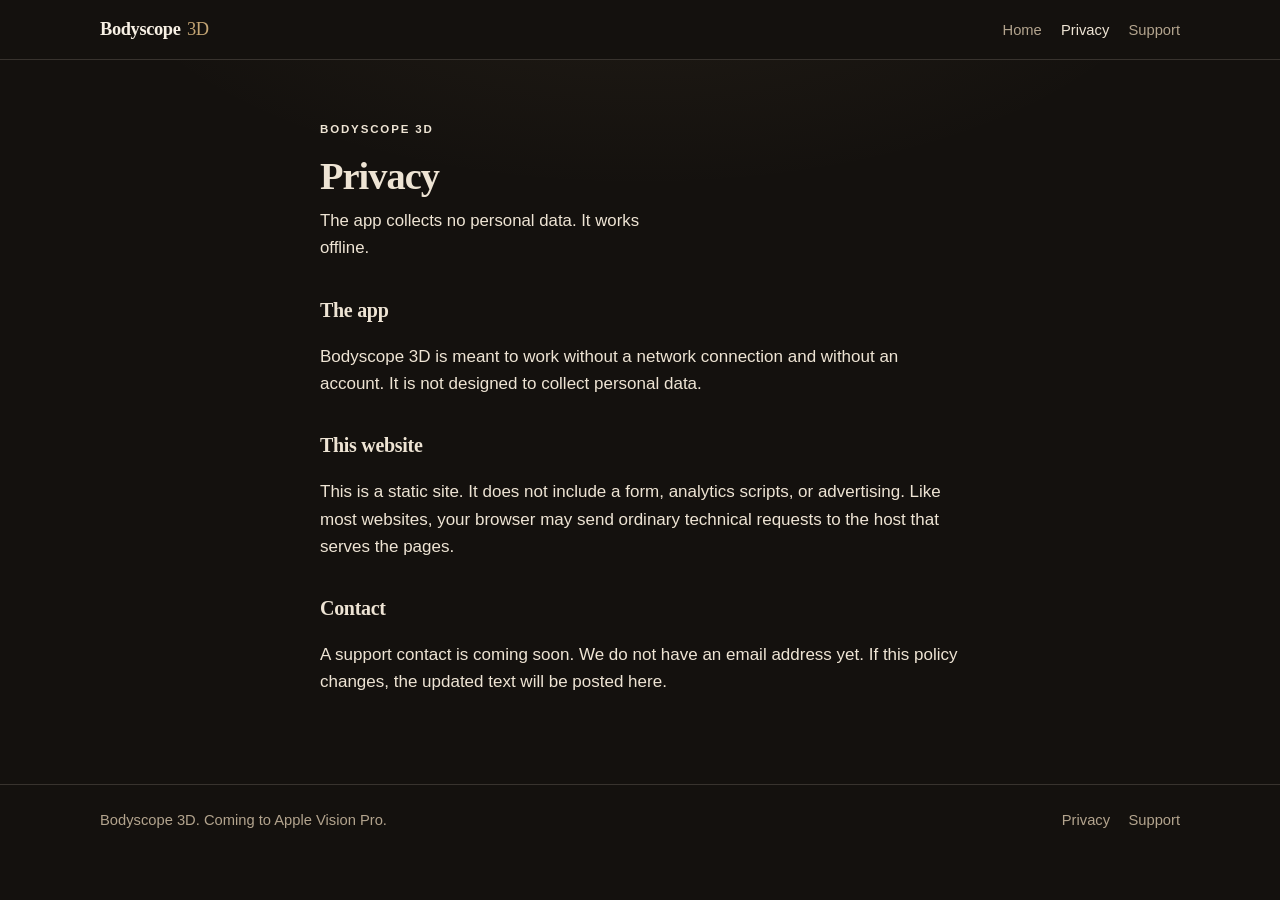
<file: privacy.html>
<!DOCTYPE html>
<html lang="en">
<head>
  <meta charset="utf-8">
  <meta name="viewport" content="width=device-width, initial-scale=1">
  <title>Privacy — Bodyscope 3D</title>
  <meta name="description" content="Privacy information for Bodyscope 3D. The app collects no personal data and works offline.">
  <meta name="theme-color" content="#14110e">
  <link rel="icon" href="assets/favicon.svg" type="image/svg+xml">
  <link rel="stylesheet" href="styles.css">
</head>

<body>
  <a class="skip" href="#main">Skip to content</a>

  <header class="site-header">
    <nav class="nav" aria-label="Primary">
      <a class="brand" href="./">Bodyscope <em>3D</em></a>
      <ul class="nav-links">
        <li><a href="./">Home</a></li>
        <li><a href="privacy.html" aria-current="page">Privacy</a></li>
        <li><a href="support.html">Support</a></li>
      </ul>
    </nav>
  </header>

  <main id="main" class="page">
    <div class="page-narrow">
      <p class="kicker">Bodyscope 3D</p>
      <h1>Privacy</h1>
      <p class="lede">The app collects no personal data. It works offline.</p>
      <h2>The app</h2>
      <p>Bodyscope 3D is meant to work without a network connection and without an account. It is not designed to collect personal data.</p>
      <h2>This website</h2>
      <p>This is a static site. It does not include a form, analytics scripts, or advertising. Like most websites, your browser may send ordinary technical requests to the host that serves the pages.</p>
      <h2>Contact</h2>
      <p>A support contact is coming soon. We do not have an email address yet. If this policy changes, the updated text will be posted here.</p>
    </div>
  </main>

  <footer class="site-footer">
    <div class="wrap footer-inner">
      <p>Bodyscope 3D. Coming to Apple Vision Pro.</p>
      <div class="footer-links">
        <a href="privacy.html">Privacy</a>
        <a href="support.html">Support</a>
      </div>
    </div>
  </footer>
</body>
</html>
</file>
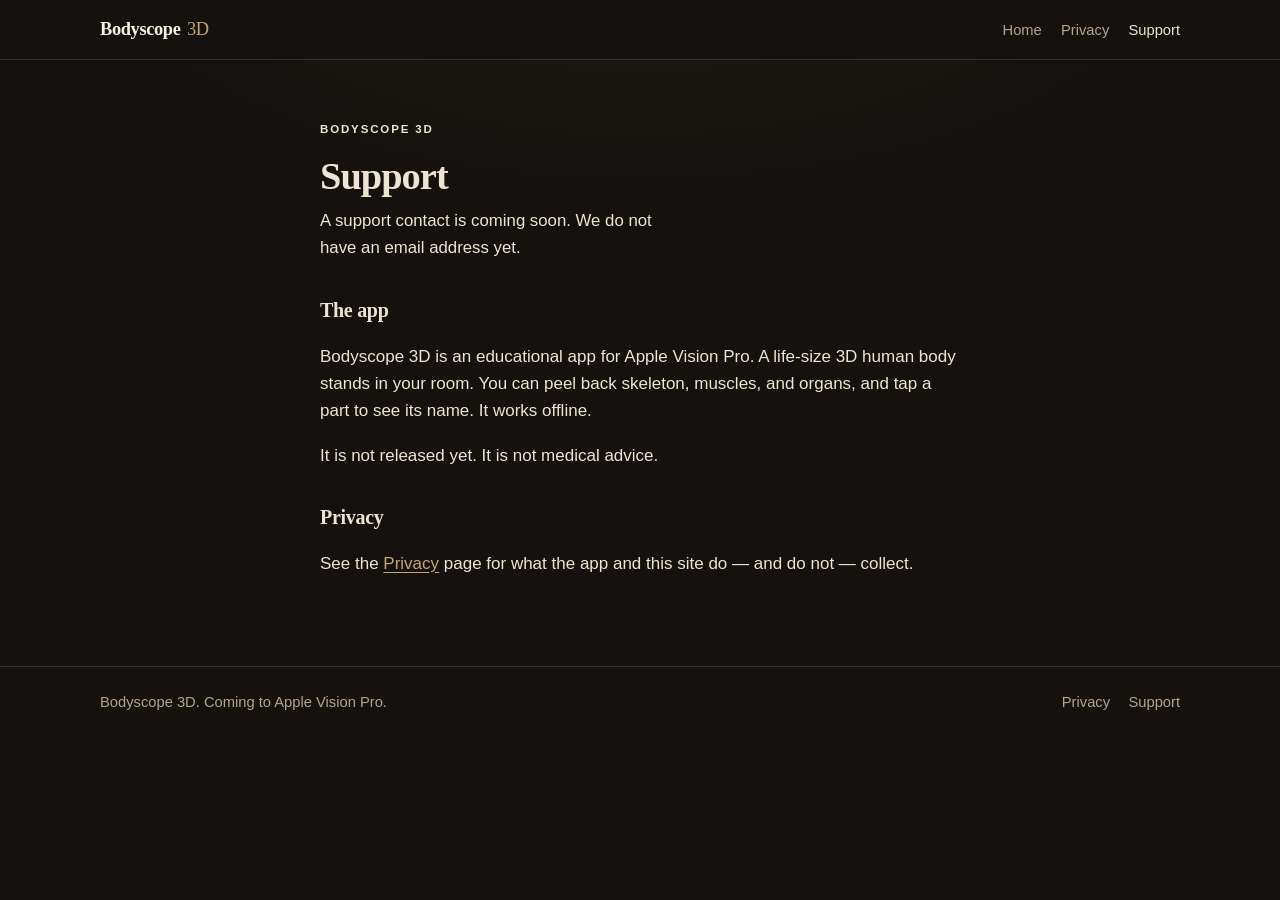
<file: support.html>
<!DOCTYPE html>
<html lang="en">
<head>
  <meta charset="utf-8">
  <meta name="viewport" content="width=device-width, initial-scale=1">
  <title>Support — Bodyscope 3D</title>
  <meta name="description" content="Support for Bodyscope 3D. A support contact is coming soon. There is no email address yet.">
  <meta name="theme-color" content="#14110e">
  <link rel="icon" href="assets/favicon.svg" type="image/svg+xml">
  <link rel="stylesheet" href="styles.css">
</head>

<body>
  <a class="skip" href="#main">Skip to content</a>

  <header class="site-header">
    <nav class="nav" aria-label="Primary">
      <a class="brand" href="./">Bodyscope <em>3D</em></a>
      <ul class="nav-links">
        <li><a href="./">Home</a></li>
        <li><a href="privacy.html">Privacy</a></li>
        <li><a href="support.html" aria-current="page">Support</a></li>
      </ul>
    </nav>
  </header>

  <main id="main" class="page">
    <div class="page-narrow">
      <p class="kicker">Bodyscope 3D</p>
      <h1>Support</h1>
      <p class="lede">A support contact is coming soon. We do not have an email address yet.</p>
      <h2>The app</h2>
      <p>Bodyscope 3D is an educational app for Apple Vision Pro. A life-size 3D human body stands in your room. You can peel back skeleton, muscles, and organs, and tap a part to see its name. It works offline.</p>
      <p>It is not released yet. It is not medical advice.</p>
      <h2>Privacy</h2>
      <p>See the <a href="privacy.html">Privacy</a> page for what the app and this site do — and do not — collect.</p>
    </div>
  </main>

  <footer class="site-footer">
    <div class="wrap footer-inner">
      <p>Bodyscope 3D. Coming to Apple Vision Pro.</p>
      <div class="footer-links">
        <a href="privacy.html">Privacy</a>
        <a href="support.html">Support</a>
      </div>
    </div>
  </footer>
</body>
</html>
</file>
<file: styles.css>
/* Bodyscope 3D — outline site. Specimen-case atlas, not a product template. */

:root {
  --bg: #14110e;
  --bg-deep: #0f0d0b;
  --panel: #1c1814;
  --ink: #eee4d4;
  --ink-strong: #f7f0e4;
  --muted: #b3a48e;
  --line: rgba(238, 228, 212, 0.16);
  --line-strong: rgba(238, 228, 212, 0.3);
  --sanguine: #c45c42;
  --gilt: #c4a574;
  --gilt-dim: #8f7a55;
  --max: 1080px;
  --pad: clamp(1.2rem, 4vw, 2.5rem);
  --font: "Avenir Next", Avenir, "Segoe UI", "Helvetica Neue", Helvetica, sans-serif;
  --display: "Iowan Old Style", "Palatino Linotype", Palatino, "Book Antiqua", "Times New Roman", Georgia, serif;
}

*,
*::before,
*::after {
  box-sizing: border-box;
}

html {
  color-scheme: dark;
  scroll-behavior: smooth;
}

@media (prefers-reduced-motion: reduce) {
  html { scroll-behavior: auto; }
  *, *::before, *::after {
    animation: none !important;
    transition: none !important;
  }
}

body {
  margin: 0;
  min-height: 100vh;
  color: var(--ink);
  background-color: var(--bg);
  background-image: radial-gradient(900px 420px at 50% -8%, rgba(196, 165, 116, 0.08), transparent 62%);
  font: 17px/1.6 var(--font);
  -webkit-font-smoothing: antialiased;
  text-rendering: optimizeLegibility;
}

img,
svg {
  max-width: 100%;
  height: auto;
  vertical-align: middle;
  display: block;
}

a {
  color: var(--gilt);
  text-underline-offset: 0.16em;
}

a:hover { color: var(--ink-strong); }

a:focus-visible {
  outline: 2px solid var(--gilt);
  outline-offset: 3px;
  border-radius: 2px;
}

.skip {
  position: absolute;
  left: -9999px;
  top: 0;
}

.skip:focus {
  left: var(--pad);
  top: 0.75rem;
  z-index: 100;
  background: var(--ink);
  color: var(--bg);
  padding: 0.5rem 0.75rem;
  text-decoration: none;
}

.wrap {
  width: min(100% - 2 * var(--pad), var(--max));
  margin-inline: auto;
}

/* Header — solid case, a rule, no frosting */

.site-header {
  position: sticky;
  top: 0;
  z-index: 20;
  background: var(--bg);
  border-bottom: 1px solid var(--line);
}

.nav {
  display: flex;
  align-items: baseline;
  justify-content: space-between;
  gap: 1rem;
  padding: 0.95rem 0 0.9rem;
  width: min(100% - 2 * var(--pad), var(--max));
  margin-inline: auto;
}

.brand {
  color: var(--ink-strong);
  text-decoration: none;
  font-family: var(--display);
  font-weight: 600;
  font-size: 1.15rem;
  letter-spacing: -0.02em;
}

.brand:hover { color: var(--ink-strong); }

.brand em {
  font-style: normal;
  font-weight: 500;
  color: var(--gilt);
  margin-left: 0.12em;
}

.nav-links {
  display: flex;
  gap: 1.2rem;
  list-style: none;
  margin: 0;
  padding: 0;
  font-size: 0.92rem;
}

.nav-links a {
  color: var(--muted);
  text-decoration: none;
}

.nav-links a:hover,
.nav-links a[aria-current="page"] {
  color: var(--ink);
}

/* Hero */

.hero {
  padding: clamp(2.6rem, 7vw, 4.75rem) 0 clamp(2rem, 5vw, 3.25rem);
}

.hero-inner {
  display: grid;
  gap: clamp(2rem, 5vw, 3.5rem);
  align-items: start;
}

@media (min-width: 880px) {
  .hero-inner {
    grid-template-columns: minmax(0, 1.02fr) minmax(0, 0.98fr);
    align-items: start;
  }
  .hero-copy { padding-top: 0.15rem; }
}

.kicker {
  margin: 0 0 1rem;
  color: var(--gilt);
  font-size: 0.72rem;
  font-weight: 600;
  letter-spacing: 0.16em;
  text-transform: uppercase;
}

.wordmark {
  margin: 0 0 0.9rem;
  font-family: var(--display);
  font-size: clamp(2.5rem, 7vw, 3.6rem);
  font-weight: 600;
  letter-spacing: -0.03em;
  line-height: 0.98;
  color: var(--ink-strong);
}

.wordmark em {
  font-style: normal;
  color: var(--gilt);
  font-weight: 500;
}

.hero h1 {
  margin: 0 0 1rem;
  font-family: var(--display);
  font-size: clamp(1.45rem, 3.2vw, 1.85rem);
  font-weight: 500;
  letter-spacing: -0.02em;
  line-height: 1.25;
  max-width: 16ch;
}

.lede {
  margin: 0;
  color: var(--muted);
  font-size: 1.05rem;
  max-width: 36ch;
}

/* Atlas plate */

.plate {
  margin: 0;
  background: var(--panel);
  border: 1px solid var(--line-strong);
  padding: 0;
}

.plate-head {
  display: flex;
  justify-content: space-between;
  align-items: baseline;
  gap: 0.75rem 1rem;
  padding: 0.7rem 0.95rem 0.65rem;
  border-bottom: 1px solid var(--line);
  font-size: 0.68rem;
  font-weight: 600;
  letter-spacing: 0.14em;
  text-transform: uppercase;
  color: var(--muted);
}

.plate-head strong {
  color: var(--ink);
  font-weight: 650;
  white-space: nowrap;
}

.plate-head span {
  text-align: right;
}

.plate-svg {
  width: 100%;
  height: auto;
  background: #151210;
}

.caption {
  margin: 0.8rem 0 0;
  font-size: 0.88rem;
  color: var(--muted);
}

/* Feature list — ruled, typographic, numbered like plates */

.matter {
  padding: 0 0 clamp(3rem, 7vw, 4.75rem);
}

.matter-head {
  margin: 0 0 1.35rem;
  padding-top: 0.25rem;
  border-top: 1px solid var(--line);
}

.matter-head h2 {
  margin: 1.15rem 0 0.4rem;
  font-family: var(--display);
  font-size: clamp(1.4rem, 3vw, 1.75rem);
  font-weight: 600;
  letter-spacing: -0.02em;
}

.matter-head p {
  margin: 0;
  color: var(--muted);
  max-width: 42ch;
}

.figure-row {
  display: grid;
  gap: 1rem;
  margin: 0 0 2.75rem;
}

@media (min-width: 780px) {
  .figure-row {
    grid-template-columns: repeat(3, minmax(0, 1fr));
  }
}

.mini-plate {
  margin: 0;
}

.mini-plate .caption {
  margin-top: 0.65rem;
}

.feature-list {
  list-style: none;
  margin: 0;
  padding: 0;
  border-top: 1px solid var(--line);
}

.feature-list li {
  padding: 1.15rem 0;
  border-bottom: 1px solid var(--line);
  display: grid;
  gap: 0.3rem 1.5rem;
}

@media (min-width: 720px) {
  .feature-list li {
    grid-template-columns: 14rem minmax(0, 1fr);
    align-items: baseline;
  }
}

.feature-list h3 {
  margin: 0;
  font-size: 1rem;
  font-weight: 650;
  letter-spacing: -0.01em;
}

.num {
  display: block;
  margin-bottom: 0.15rem;
  color: var(--gilt);
  font-family: var(--display);
  font-size: 0.9rem;
  font-weight: 600;
  letter-spacing: 0.08em;
}

.feature-list p {
  margin: 0;
  color: var(--muted);
  font-size: 0.98rem;
  max-width: 46ch;
}

/* Credits / colophon */

.colophon {
  padding: 0 0 clamp(3rem, 6vw, 4rem);
}

.colophon h2 {
  margin: 0 0 0.85rem;
  font-family: var(--display);
  font-size: 1.25rem;
  font-weight: 600;
  letter-spacing: -0.015em;
}

.colophon p {
  margin: 0;
  max-width: 58ch;
  color: var(--muted);
  font-size: 0.98rem;
}

.colophon a { color: var(--ink); }
.colophon a:hover { color: var(--gilt); }

/* Interior pages */

.page {
  padding: clamp(2.5rem, 6vw, 3.75rem) 0 clamp(3rem, 7vw, 4.5rem);
}

.page-narrow {
  width: min(100% - 2 * var(--pad), 40rem);
  margin-inline: auto;
}

.page h1 {
  margin: 0 0 0.6rem;
  font-family: var(--display);
  font-size: clamp(1.9rem, 4vw, 2.4rem);
  font-weight: 600;
  letter-spacing: -0.025em;
  line-height: 1.15;
}

.page h2 {
  margin: 2rem 0 0.5rem;
  font-family: var(--display);
  font-size: 1.25rem;
  font-weight: 600;
  letter-spacing: -0.015em;
}

.page .lede {
  margin-bottom: 1.5rem;
}

.page p { color: var(--ink); }
.page p + p { margin-top: 1rem; }

/* Footer */

.site-footer {
  border-top: 1px solid var(--line);
  padding: 1.5rem 0 2rem;
  color: var(--muted);
  font-size: 0.92rem;
}

.footer-inner {
  display: flex;
  flex-wrap: wrap;
  justify-content: space-between;
  gap: 0.75rem 1.5rem;
}

.footer-inner p { margin: 0; }

.footer-links {
  display: flex;
  flex-wrap: wrap;
  gap: 0.85rem 1.15rem;
}

.footer-links a {
  color: var(--muted);
  text-decoration: none;
}

.footer-links a:hover { color: var(--ink); }

@media (max-width: 520px) {
  .nav-links { gap: 0.85rem; }
  .plate-head { letter-spacing: 0.1em; }
}

/* HTML layer-picker window — typography stays readable on a phone */

.plate-stage {
  position: relative;
  background: #151210;
}

.spatial-window {
  position: absolute;
  left: 5.5%;
  top: 6.5%;
  width: min(42%, 13.5rem);
  z-index: 2;
  padding: 0.85rem 0.9rem 0.95rem;
  background: #1a1612;
  border: 1px solid var(--line-strong);
  border-radius: 0.9rem;
  color: var(--ink);
}

.sw-title {
  margin: 0;
  font-family: var(--display);
  font-size: 1.05rem;
  font-weight: 600;
  letter-spacing: -0.02em;
}

.sw-kicker {
  margin: 0.2rem 0 0.7rem;
  color: var(--muted);
  font-size: 0.68rem;
  font-weight: 600;
  letter-spacing: 0.14em;
  text-transform: uppercase;
}

.sw-picker {
  display: grid;
  grid-template-columns: 1fr 1fr 1fr;
  border: 1px solid var(--line);
  border-radius: 0.45rem;
  overflow: hidden;
  background: var(--bg-deep);
  margin: 0 0 0.7rem;
}

.sw-picker span {
  padding: 0.4rem 0.2rem;
  text-align: center;
  font-size: 0.72rem;
  color: var(--muted);
}

.sw-picker .is-on {
  background: rgba(196, 165, 116, 0.22);
  color: var(--ink-strong);
  font-weight: 600;
}

.sw-note {
  margin: 0;
  color: var(--muted);
  font-size: 0.82rem;
  line-height: 1.4;
}

@media (max-width: 700px) {
  .spatial-window {
    position: static;
    width: auto;
    margin: 0;
    border: 0;
    border-bottom: 1px solid var(--line);
    border-radius: 0;
  }
}

.lede .end {
  white-space: nowrap;
}
</file>
